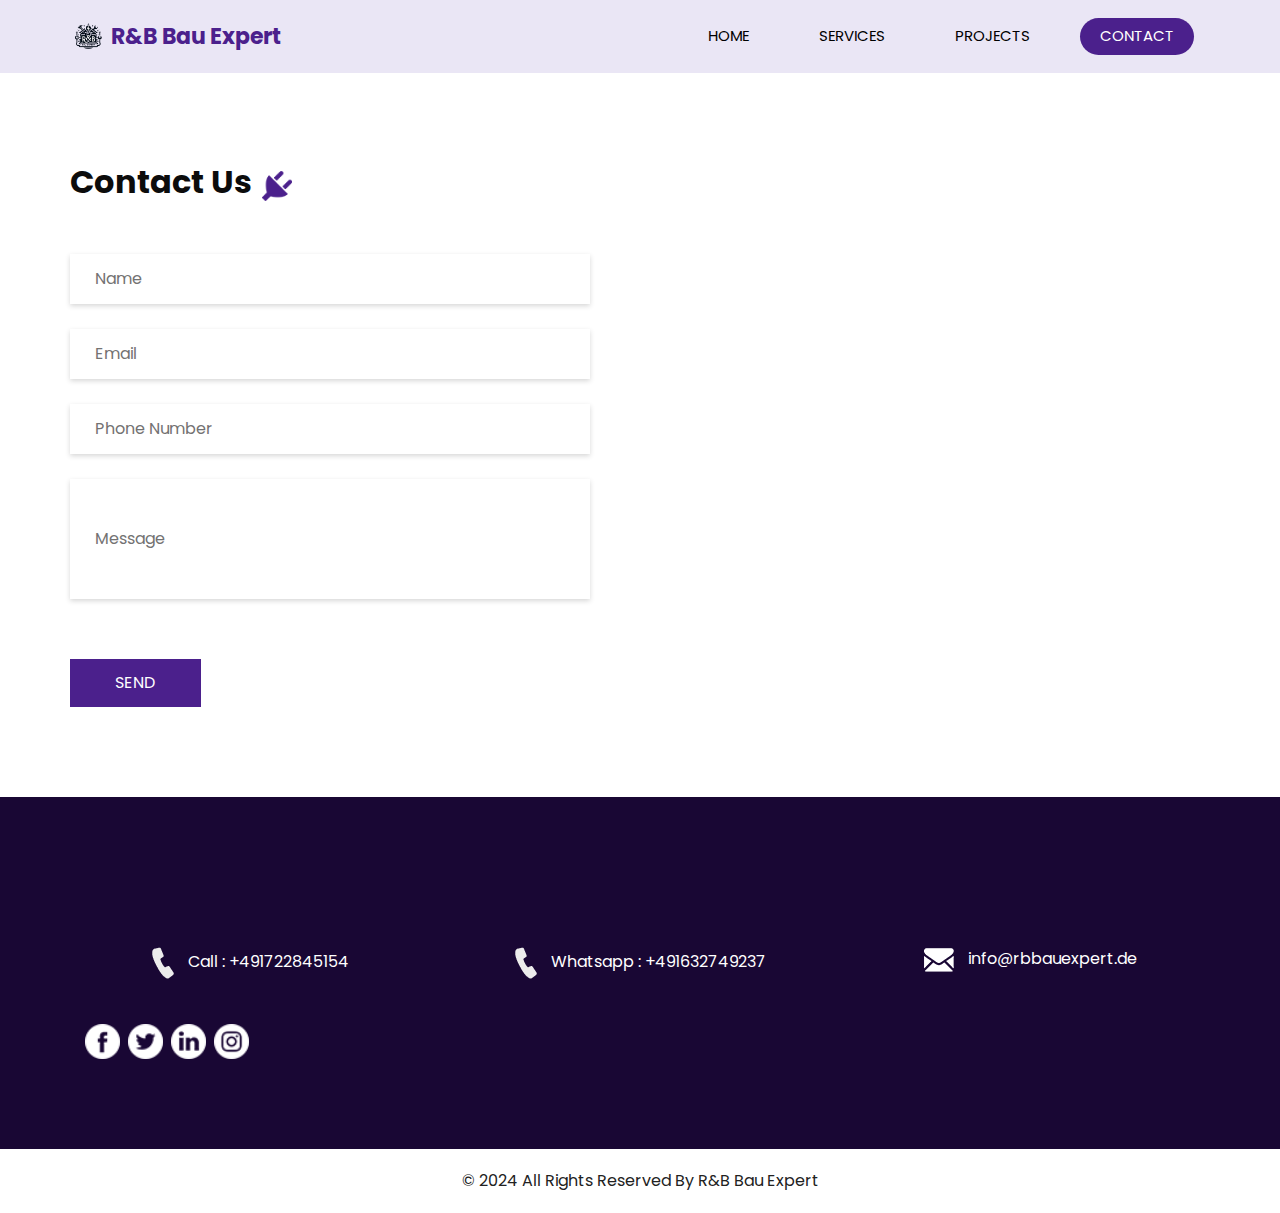
<file: contact.html>
<!DOCTYPE html>
<html>

<head>
  <!-- Basic -->
  <meta charset="utf-8" />
  <meta http-equiv="X-UA-Compatible" content="IE=edge" />
  <!-- Mobile Metas -->
  <meta name="viewport" content="width=device-width, initial-scale=1, shrink-to-fit=no" />
  <!-- Site Metas -->
  <meta name="keywords" content="" />
  <meta name="description" content="" />
  <meta name="author" content="" />

  <title>R&B Bau Expert</title>

  <!-- slider stylesheet -->
  <link rel="stylesheet" type="text/css" href="https://cdnjs.cloudflare.com/ajax/libs/OwlCarousel2/2.1.3/assets/owl.carousel.min.css" />

  <!-- bootstrap core css -->
  <link rel="stylesheet" type="text/css" href="css/bootstrap.css" />

  <!-- fonts style -->
  <link href="https://fonts.googleapis.com/css?family=Poppins:400,600,700&display=swap" rel="stylesheet">
  <!-- Custom styles for this template -->
  <link href="css/style.css" rel="stylesheet" />
  <!-- responsive style -->
  <link href="css/responsive.css" rel="stylesheet" />
</head>

<body class="sub_page">

  <div class="hero_area">
    <!-- header section strats -->
    <header class="header_section">
      <div class="container">
        <nav class="navbar navbar-expand-lg custom_nav-container ">
          <a class="navbar-brand" href="index.html">
            <img src="images/logo.png" alt="">
            <span>
              R&B Bau Expert
            </span>
          </a>
          <button class="navbar-toggler" type="button" data-toggle="collapse" data-target="#navbarSupportedContent" aria-controls="navbarSupportedContent" aria-expanded="false" aria-label="Toggle navigation">
            <span class="s-1"> </span>
            <span class="s-2"> </span>
            <span class="s-3"> </span>
          </button>

          <div class="collapse navbar-collapse" id="navbarSupportedContent">
            <div class="d-flex ml-auto flex-column flex-lg-row align-items-center">
              <ul class="navbar-nav  ">
                <li class="nav-item ">
                  <a class="nav-link" href="index.html">Home <span class="sr-only">(current)</span></a>
                </li>
                <li class="nav-item">
                  <a class="nav-link" href="services.html"> Services </a>
                </li>
                <li class="nav-item">
                  <a class="nav-link" href="projects.html"> Projects </a>
                </li>
                <li class="nav-item active">
                  <a class="nav-link" href="contact.html">Contact </a>
                </li>
              </ul>
            </div>
          </div>
        </nav>
      </div>
    </header>
    <!-- end header section -->
  </div>


  <!-- contact section -->

  <section class="contact_section layout_padding">
    <div class="container ">
      <div class="heading_container">
        <h2>
          Contact Us
        </h2>
        <img src="images/plug.png" alt="">
      </div>
    </div>
    <div class="container">
      <div class="row">
        <div class="col-md-6">
          <form action="">
            <div>
              <input type="text" placeholder="Name" />
            </div>
            <div>
              <input type="email" placeholder="Email" />
            </div>
            <div>
              <input type="text" placeholder="Phone Number" />
            </div>
            <div>
              <input type="text" class="message-box" placeholder="Message" />
            </div>
            <div class="d-flex ">
              <button>
                SEND
              </button>
            </div>
          </form>
        </div>
        <div class="col-md-6">
          <div class="map_container">
            <div class="map-responsive">
              <iframe src="https://www.google.com/maps/embed?pb=!1m18!1m12!1m3!1d1245.775424317402!2d12.291452758215659!3d51.35616933183961!2m3!1f0!2f0!3f0!3m2!1i1024!2i768!4f13.1!3m3!1m2!1s0x47a6f63f1f52ff9b%3A0xc75b6ea354f3c917!2sS%C3%BCdstra%C3%9Fe%2047%2C%2004178%20Leipzig%2C%20Germany!5e0!3m2!1sen!2sro!4v1709582057901!5m2!1sen!2sro" width="600" height="300" frameborder="0" style="border:0; width: 100%; height:100%" allowfullscreen></iframe>
            </div>
          </div>
        </div>
      </div>
    </div>
  </section>

  <!-- end contact section -->


  <!-- info section -->

  <section class="info_section layout_padding">
    <div class="container">
      <div class="info_contact">
        <div class="row">
          <div class="col-md-4">
            <a href="tel:+491722845154">
              <img src="images/telephone-white.png" alt="">
              <span>
                Call : +491722845154
              </span>
            </a>
          </div>
          <div class="col-md-4">
            <a href="https://wa.me/+491632749237">
              <img src="images/telephone-white.png" alt="">
              <span>
                Whatsapp : +491632749237
              </span>
            </a>
          </div>
          <div class="col-md-4">
            <a href="mailto:info@rbbauexpert.de">
              <img src="images/envelope-white.png" alt="">
              <span>
                info@rbbauexpert.de
              </span>
            </a>
          </div>
        </div>
      </div>
        <div class="col-md-4 col-lg-3">
          <div class="info_social">
            <div>
              <a href="">
                <img src="images/fb.png" alt="">
              </a>
            </div>
            <div>
              <a href="">
                <img src="images/twitter.png" alt="">
              </a>
            </div>
            <div>
              <a href="">
                <img src="images/linkedin.png" alt="">
              </a>
            </div>
            <div>
              <a href="">
                <img src="images/instagram.png" alt="">
              </a>
            </div>
          </div>
        </div>
      </div>

    </div>
  </section>

  <!-- end info section -->

  <!-- footer section -->
  <footer class="container-fluid footer_section">
    <div class="container">
      <div class="row">
        <div class="col-lg-7 col-md-9 mx-auto">
          <p>
            &copy; 2024 All Rights Reserved By
            <a href="https://www.rbbauexpert.de/">R&B Bau Expert</a>
          </p>
        </div>
      </div>
    </div>
  </footer>
  <!-- footer section -->


  <script src="js/jquery-3.4.1.min.js"></script>
  <script src="js/bootstrap.js"></script>

</body>

</html>
</file>
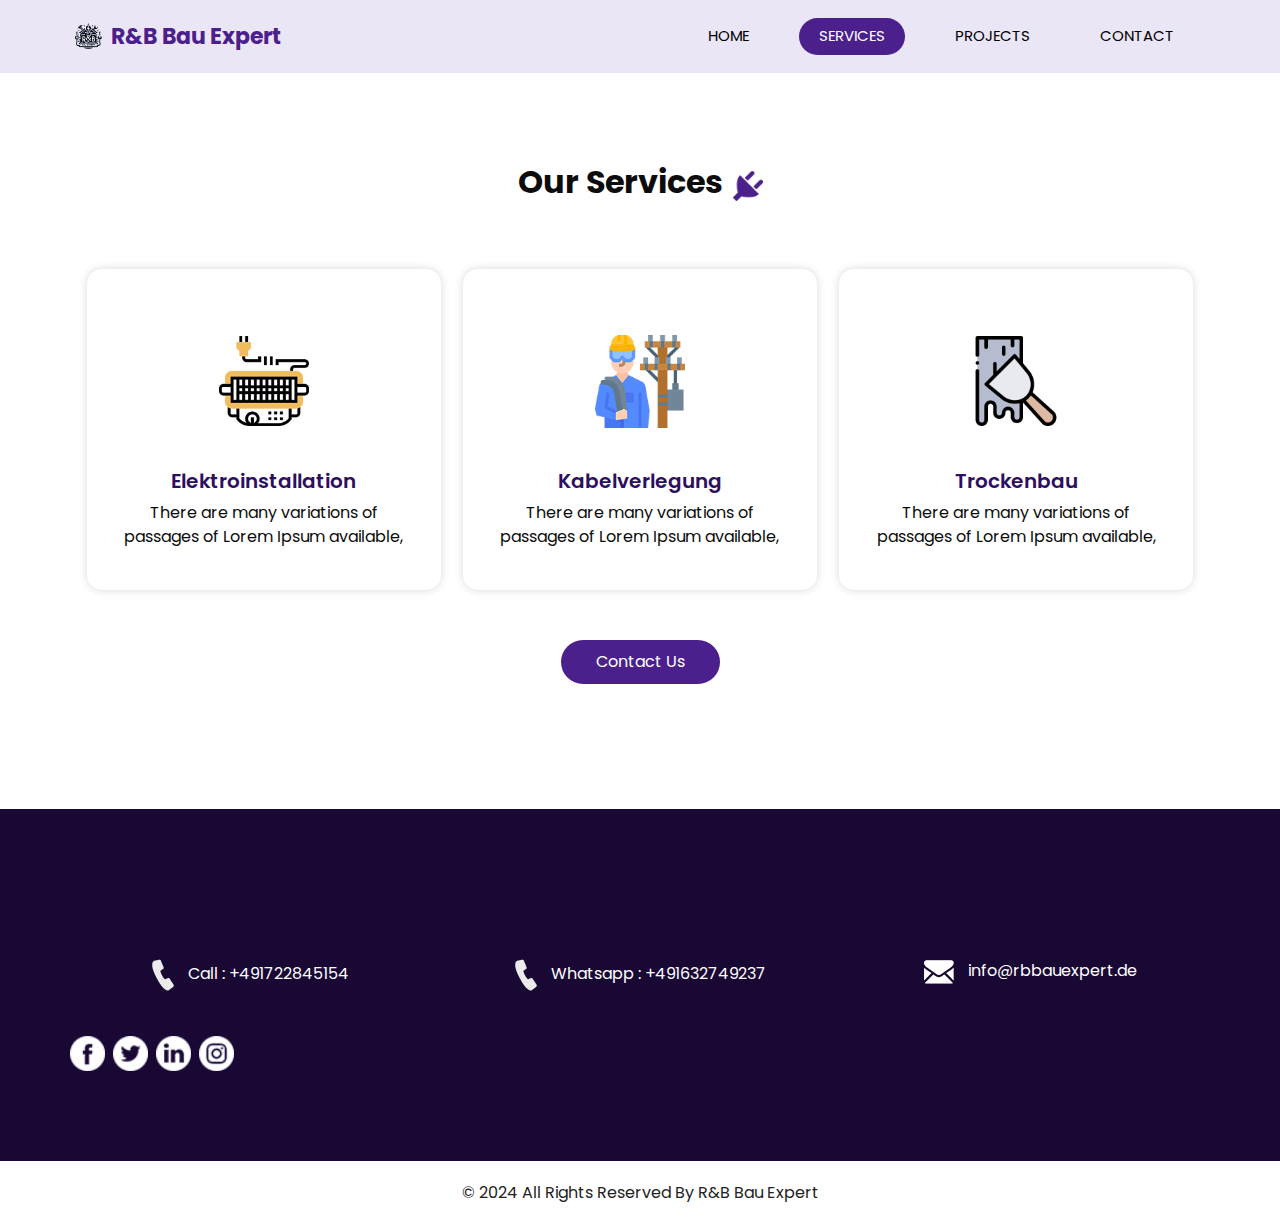
<file: services.html>
<!DOCTYPE html>
<html>

<head>
  <!-- Basic -->
  <meta charset="utf-8" />
  <meta http-equiv="X-UA-Compatible" content="IE=edge" />
  <!-- Mobile Metas -->
  <meta name="viewport" content="width=device-width, initial-scale=1, shrink-to-fit=no" />
  <!-- Site Metas -->
  <meta name="keywords" content="" />
  <meta name="description" content="" />
  <meta name="author" content="" />

  <title>R&B Bau Expert</title>

  <!-- slider stylesheet -->
  <link rel="stylesheet" type="text/css" href="https://cdnjs.cloudflare.com/ajax/libs/OwlCarousel2/2.1.3/assets/owl.carousel.min.css" />

  <!-- bootstrap core css -->
  <link rel="stylesheet" type="text/css" href="css/bootstrap.css" />

  <!-- fonts style -->
  <link href="https://fonts.googleapis.com/css?family=Poppins:400,600,700&display=swap" rel="stylesheet">
  <!-- Custom styles for this template -->
  <link href="css/style.css" rel="stylesheet" />
  <!-- responsive style -->
  <link href="css/responsive.css" rel="stylesheet" />
</head>

<body class="sub_page">

  <div class="hero_area">
    <!-- header section strats -->
    <header class="header_section">
      <div class="container">
        <nav class="navbar navbar-expand-lg custom_nav-container ">
          <a class="navbar-brand" href="index.html">
            <img src="images/logo.png" alt="">
            <span>
              R&B Bau Expert
            </span>
          </a>
          <button class="navbar-toggler" type="button" data-toggle="collapse" data-target="#navbarSupportedContent" aria-controls="navbarSupportedContent" aria-expanded="false" aria-label="Toggle navigation">
            <span class="s-1"> </span>
            <span class="s-2"> </span>
            <span class="s-3"> </span>
          </button>

          <div class="collapse navbar-collapse" id="navbarSupportedContent">
            <div class="d-flex ml-auto flex-column flex-lg-row align-items-center">
              <ul class="navbar-nav  ">
                <li class="nav-item ">
                  <a class="nav-link" href="index.html">Home <span class="sr-only">(current)</span></a>
                </li>
                <li class="nav-item active">
                  <a class="nav-link" href="services.html"> Services </a>
                </li>
                <li class="nav-item">
                  <a class="nav-link" href="projects.html"> Projects </a>
                </li>
                <li class="nav-item">
                  <a class="nav-link" href="contact.html">Contact </a>
                </li>
              </ul>
            </div>
          </div>
        </nav>
      </div>
    </header>
    <!-- end header section -->
  </div>


  <!-- service section -->
  <section class="service_section layout_padding">
    <div class="container">
      <div class="heading_container">
        <h2>
          Our Services
        </h2>
        <img src="images/plug.png" alt="">
      </div>

      <div class="service_container">
        <div class="box">
          <div class="img-box">
            <img src="images/s1.png" class="img1" alt="">
          </div>
          <div class="detail-box">
            <h5>
              Elektroinstallation
            </h5>
            <p>
              There are many variations of passages of Lorem Ipsum available,
            </p>
          </div>
        </div>
        <div class="box">
          <div class="img-box">
            <img src="images/s5.png" class="img1" alt="">
          </div>
          <div class="detail-box">
            <h5>
              Kabelverlegung
            </h5>
            <p>
              There are many variations of passages of Lorem Ipsum available,
            </p>
          </div>
        </div>
        <div class="box">
          <div class="img-box">
            <img src="images/drywall.png" class="img1" alt="">
          </div>
          <div class="detail-box">
            <h5>
              Trockenbau
            </h5>
            <p>
              There are many variations of passages of Lorem Ipsum available,
            </p>
          </div>
        </div>
      <div class="btn-box">
        <a href="contact.html">
          Contact Us
        </a>
      </div>
    </div>
  </section>
  <!-- end service section -->


  <!-- info section -->

  <section class="info_section layout_padding">
    <div class="container">
      <div class="info_contact">
        <div class="row">
          <div class="col-md-4">
            <a href="tel:+491722845154">
              <img src="images/telephone-white.png" alt="">
              <span>
                Call : +491722845154
              </span>
            </a>
          </div>
          <div class="col-md-4">
            <a href="https://wa.me/+491632749237">
              <img src="images/telephone-white.png" alt="">
              <span>
                Whatsapp : +491632749237
              </span>
            </a>
          </div>
          <div class="col-md-4">
            <a href="mailto:info@rbbauexpert.de">
              <img src="images/envelope-white.png" alt="">
              <span>
                info@rbbauexpert.de
              </span>
            </a>
          </div>
        </div>
      </div>
      <div class="row">
        <div class="col-md-4 col-lg-3">
          <div class="info_social">
            <div>
              <a href="">
                <img src="images/fb.png" alt="">
              </a>
            </div>
            <div>
              <a href="">
                <img src="images/twitter.png" alt="">
              </a>
            </div>
            <div>
              <a href="">
                <img src="images/linkedin.png" alt="">
              </a>
            </div>
            <div>
              <a href="">
                <img src="images/instagram.png" alt="">
              </a>
            </div>
          </div>
        </div>
      </div>

    </div>
  </section>

  <!-- end info section -->

  <!-- footer section -->
  <footer class="container-fluid footer_section">
    <div class="container">
      <div class="row">
        <div class="col-lg-7 col-md-9 mx-auto">
          <p>
            &copy; 2024 All Rights Reserved By
            <a href="https://www.rbbauexpert.de/">R&B Bau Expert</a>
          </p>
        </div>
      </div>
    </div>
  </footer>
  <!-- footer section -->


  <script src="js/jquery-3.4.1.min.js"></script>
  <script src="js/bootstrap.js"></script>


</body>

</html>
</file>
<file: css/style.css>
body {
  font-family: "Poppins", sans-serif;
  color: #0c0c0c;
  background-color: #ffffff;
}

.layout_padding {
  padding-top: 90px;
  padding-bottom: 90px;
}

.layout_padding2 {
  padding-top: 45px;
  padding-bottom: 45px;
}

.layout_padding2-top {
  padding-top: 45px;
}

.layout_padding2-bottom {
  padding-bottom: 45px;
}

.layout_padding-top {
  padding-top: 90px;
}

.layout_padding-bottom {
  padding-bottom: 90px;
}

.heading_container {
  display: -webkit-box;
  display: -ms-flexbox;
  display: flex;
  -webkit-box-pack: start;
      -ms-flex-pack: start;
          justify-content: flex-start;
  -webkit-box-align: center;
      -ms-flex-align: center;
          align-items: center;
  text-align: center;
}

.heading_container h2 {
  position: relative;
  font-weight: bold;
  margin-right: 10px;
}

.heading_container img {
  width: 30px;
}

/*header section*/
.hero_area {
  height: 98vh;
  position: relative;
  display: -webkit-box;
  display: -ms-flexbox;
  display: flex;
  -webkit-box-orient: vertical;
  -webkit-box-direction: normal;
      -ms-flex-direction: column;
          flex-direction: column;
  background-color: #eae6f5;
}

.sub_page .hero_area {
  height: auto;
}

.header_section .container {
  padding: 0;
}

.header_section .nav_container {
  margin: 0 auto;
}

.custom_nav-container .navbar-nav .nav-item .nav-link {
  padding: 7px 20px;
  margin: 10px 15px;
  color: #000000;
  text-align: center;
  border-radius: 35px;
  text-transform: uppercase;
  font-size: 15px;
}

.custom_nav-container .navbar-nav .nav-item.active .nav-link, .custom_nav-container .navbar-nav .nav-item:hover .nav-link {
  background-color: #4b208c;
  color: #ffffff;
}

a,
a:hover,
a:focus {
  text-decoration: none;
}

a:hover,
a:focus {
  color: initial;
}

.btn,
.btn:focus {
  outline: none !important;
  -webkit-box-shadow: none;
          box-shadow: none;
}

.custom_nav-container .nav_search-btn {
  background-image: url(../images/search-icon.png);
  background-size: 22px;
  background-repeat: no-repeat;
  background-position-y: 7px;
  width: 35px;
  height: 35px;
  padding: 0;
  border: none;
}

.navbar-brand {
  display: -webkit-box;
  display: -ms-flexbox;
  display: flex;
  -webkit-box-align: center;
      -ms-flex-align: center;
          align-items: center;
}

.navbar-brand img {
  margin-right: 5px;
  width: 35px;
}

.navbar-brand span {
  font-size: 22px;
  font-weight: 700;
  color: #4b208c;
}

.custom_nav-container {
  z-index: 99999;
}

.navbar-expand-lg .navbar-collapse {
  -webkit-box-align: end;
      -ms-flex-align: end;
          align-items: flex-end;
}

.custom_nav-container .navbar-toggler {
  outline: none;
}

.custom_nav-container .navbar-toggler {
  padding: 0;
  width: 37px;
  height: 42px;
}

.custom_nav-container .navbar-toggler span {
  display: block;
  width: 35px;
  height: 4px;
  background-color: #190734;
  margin: 7px 0;
  -webkit-transition: all .3s;
  transition: all .3s;
}

.custom_nav-container .navbar-toggler[aria-expanded="true"] .s-1 {
  -webkit-transform: rotate(45deg);
          transform: rotate(45deg);
  margin: 0;
  margin-bottom: -4px;
}

.custom_nav-container .navbar-toggler[aria-expanded="true"] .s-2 {
  display: none;
}

.custom_nav-container .navbar-toggler[aria-expanded="true"] .s-3 {
  -webkit-transform: rotate(-45deg);
          transform: rotate(-45deg);
  margin: 0;
  margin-top: -4px;
}

.custom_nav-container .navbar-toggler[aria-expanded="false"] .s-1,
.custom_nav-container .navbar-toggler[aria-expanded="false"] .s-2,
.custom_nav-container .navbar-toggler[aria-expanded="false"] .s-3 {
  -webkit-transform: none;
          transform: none;
}

/*end header section*/
/* slider section */
.slider_section {
  -webkit-box-flex: 1;
      -ms-flex: 1;
          flex: 1;
  display: -webkit-box;
  display: -ms-flexbox;
  display: flex;
  -webkit-box-align: center;
      -ms-flex-align: center;
          align-items: center;
  position: relative;
  z-index: 2;
  color: #3b3a3a;
  padding-bottom: 90px;
}

.slider_section .row {
  -webkit-box-align: center;
      -ms-flex-align: center;
          align-items: center;
}

.slider_section .detail_box {
  color: #000000;
}

.slider_section .detail_box h1 {
  text-transform: uppercase;
  font-weight: bold;
}

.slider_section .detail_box p {
  margin-top: 20px;
}

.slider_section .detail_box a {
  display: inline-block;
  padding: 10px 40px;
  background-color: #4b208c;
  color: #ffffff;
  border-radius: 35px;
  margin-top: 35px;
}

.slider_section .detail_box a:hover {
  background-color: #5625a1;
}

.slider_section .img_container {
  border: 7px solid #7b57b2;
  border-radius: 100%;
  overflow: hidden;
}

.slider_section .img_container div#carouselExampleContarols {
  width: 100%;
  position: unset;
}

.slider_section .img_container .img-box img {
  width: 100%;
}

.slider_section .carousel-control-prev,
.slider_section .carousel-control-next {
  top: initial;
  left: initial;
  bottom: 5%;
  right: 10%;
  width: 45px;
  height: 45px;
  border: none;
  border-radius: 100%;
  opacity: 1;
  background-repeat: no-repeat;
  background-size: 8px;
  background-position: center;
}

.slider_section .carousel-control-prev {
  background-image: url(../images/prev.png);
  background-color: #ffffff;
  -webkit-transform: translate(-85px, 30px);
          transform: translate(-85px, 30px);
}

.slider_section .carousel-control-next {
  background-image: url(../images/next.png);
  background-color: #4b208c;
  -webkit-transform: translate(-45px, 0);
          transform: translate(-45px, 0);
}

.service_section {
  text-align: center;
}

.service_section .heading_container {
  -webkit-box-pack: center;
      -ms-flex-pack: center;
          justify-content: center;
}

.service_section .service_container {
  display: -webkit-box;
  display: -ms-flexbox;
  display: flex;
  -webkit-box-pack: center;
      -ms-flex-pack: center;
          justify-content: center;
  padding: 35px 0;
  -ms-flex-wrap: wrap;
      flex-wrap: wrap;
}

.service_section .service_container .box {
  margin: 25px 1%;
  -ms-flex-preferred-size: 31%;
      flex-basis: 31%;
  padding: 35px 25px 25px;
  border-radius: 15px;
  -webkit-box-shadow: 0 0 10px 0 rgba(0, 0, 0, 0.15);
          box-shadow: 0 0 10px 0 rgba(0, 0, 0, 0.15);
  border-top: 15px solid transparent;
  overflow: hidden;
  -webkit-transition: all .1s;
  transition: all .1s;
}

.service_section .service_container .box .img-box {
  display: -webkit-box;
  display: -ms-flexbox;
  display: flex;
  -webkit-box-pack: center;
      -ms-flex-pack: center;
          justify-content: center;
  -webkit-box-align: center;
      -ms-flex-align: center;
          align-items: center;
  height: 125px;
}

.service_section .service_container .box .img-box img {
  width: 90px;
}

.service_section .service_container .box .detail-box {
  margin-top: 25px;
}

.service_section .service_container .box .detail-box h5 {
  color: #2e0e5f;
  font-weight: 600;
  position: relative;
}

.service_section .service_container .box:hover, .service_section .service_container .box.active {
  border-top: 15px solid #512a97;
}

.service_section .btn-box {
  display: -webkit-box;
  display: -ms-flexbox;
  display: flex;
  -webkit-box-pack: center;
      -ms-flex-pack: center;
          justify-content: center;
  margin-top: 25px;
}

.service_section .btn-box a {
  display: inline-block;
  padding: 10px 35px;
  background-color: #4b208c;
  color: #ffffff;
  border-radius: 35px;
}

.service_section .btn-box a:hover {
  background-color: #5625a1;
}


.blog_section .btn-box {
  display: -webkit-box;
  display: -ms-flexbox;
  display: flex;
  -webkit-box-pack: center;
      -ms-flex-pack: center;
          justify-content: center;
  margin-top: 25px;
}

.blog_section .btn-box a {
  display: inline-block;
  padding: 10px 35px;
  background-color: #4b208c;
  color: #ffffff;
  border-radius: 35px;
}

.blog_section .btn-box a:hover {
  background-color: #5625a1;
}

.about_section {
  background-color: #f3f0f6;
}

.about_section .row {
  -webkit-box-align: center;
      -ms-flex-align: center;
          align-items: center;
}

.about_section .img_container {
  display: -webkit-box;
  display: -ms-flexbox;
  display: flex;
  -webkit-box-orient: vertical;
  -webkit-box-direction: normal;
      -ms-flex-direction: column;
          flex-direction: column;
}

.about_section .img_container .img-box {
  border: 5px solid #7b57b2;
  border-radius: 100%;
  overflow: hidden;
}

.about_section .img_container .img-box.b1 {
  width: 70%;
}

.about_section .img_container .img-box.b2 {
  width: 50%;
  margin-left: auto;
  margin-top: -12%;
}

.about_section .img_container .img-box img {
  width: 100%;
}

.about_section .detail-box {
  margin-right: 15%;
}

.about_section .detail-box p {
  margin-top: 25px;
}

.about_section .detail-box a {
  display: inline-block;
  padding: 10px 35px;
  background-color: #4b208c;
  color: #ffffff;
  border-radius: 5px;
  margin: 25px 0 45px 0;
}

.about_section .detail-box a:hover {
  background-color: #5625a1;
}

.blog_section .heading_container {
  -webkit-box-pack: center;
      -ms-flex-pack: center;
          justify-content: center;
}

.blog_section .heading_container h2::before {
  background-color: #ffffff;
}

.blog_section .box {
  margin-top: 55px;
  background-color: #ffffff;
  -webkit-box-shadow: 0 0 10px 0 rgba(0, 0, 0, 0.15);
          box-shadow: 0 0 10px 0 rgba(0, 0, 0, 0.15);
}

.blog_section .box .img-box {
  position: relative;
}

.blog_section .box .img-box img {
  width: 100%;
}

.blog_section .box .detail-box {
  padding: 25px 25px 15px;
}

.blog_section .box .detail-box h5 {
  font-weight: bold;
}

.contact_section {
  position: relative;
}

.contact_section form {
  margin-top: 45px;
  padding-right: 35px;
}

.contact_section input {
  width: 100%;
  border: none;
  height: 50px;
  margin-bottom: 25px;
  padding-left: 25px;
  background-color: transparent;
  outline: none;
  color: #101010;
  -webkit-box-shadow: 0px 2px 5px 0px rgba(0, 0, 0, 0.16);
  box-shadow: 0px 2px 5px 0px rgba(0, 0, 0, 0.16);
}

.contact_section input::-webkit-input-placeholder {
  color: #737272;
}

.contact_section input:-ms-input-placeholder {
  color: #737272;
}

.contact_section input::-ms-input-placeholder {
  color: #737272;
}

.contact_section input::placeholder {
  color: #737272;
}

.contact_section input.message-box {
  height: 120px;
}

.contact_section button {
  border: none;
  display: inline-block;
  padding: 12px 45px;
  background-color: #4b208c;
  color: #ffffff;
  border-radius: 0px;
  margin-top: 35px;
}

.contact_section button:hover {
  background-color: #5625a1;
}

.contact_section .map_container {
  height: 100%;
  min-height: 325px;
}

.contact_section .map_container .map-responsive {
  height: 100%;
}

.footer_bg {
  background-image: url(../images/footer-bg.png);
  background-size: cover;
  background-position: top;
}

/* info section */
.info_section {
  background-color: #190734;
  color: #ffffff;
}

.info_section h6 {
  font-weight: bold;
}

.info_section .info_contact {
  margin-top: 60px;
  margin-bottom: 45px;
}

.info_section .info_contact .col-md-4 {
  display: -webkit-box;
  display: -ms-flexbox;
  display: flex;
  -webkit-box-pack: center;
      -ms-flex-pack: center;
          justify-content: center;
}

.info_section .info_contact a {
  color: #ffffff;
}

.info_section .info_contact img {
  max-width: 100%;
  margin-right: 10px;
}

.info_section .info_form {
  margin: 0 auto;
  margin-bottom: 45px;
}

.info_section .info_form h4 {
  text-transform: uppercase;
  text-align: center;
  margin-bottom: 20px;
}

.info_section .info_form form {
  display: -webkit-box;
  display: -ms-flexbox;
  display: flex;
  -webkit-box-align: center;
      -ms-flex-align: center;
          align-items: center;
}

.info_section .info_form form input {
  background-color: #ffffff;
  border: none;
  -webkit-box-flex: 2.5;
      -ms-flex: 2.5;
          flex: 2.5;
  outline: none;
  color: #000000;
  min-height: 42.4px;
  padding-left: 15px;
}

.info_section .info_form form input ::-webkit-input-placeholder {
  color: #ffffff;
  opacity: 0.2;
}

.info_section .info_form form input :-ms-input-placeholder {
  color: #ffffff;
  opacity: 0.2;
}

.info_section .info_form form input ::-ms-input-placeholder {
  color: #ffffff;
  opacity: 0.2;
}

.info_section .info_form form input ::placeholder {
  color: #ffffff;
  opacity: 0.2;
}

.info_section .info_form form button {
  -webkit-box-flex: 1;
      -ms-flex: 1;
          flex: 1;
  border: none;
  display: inline-block;
  padding: 10px 30px;
  background-color: #4b208c;
  color: #ffffff;
  border-radius: 0;
  font-size: 15px;
  text-transform: uppercase;
}

.info_section .info_form form button:hover {
  background-color: #5625a1;
}

.info_section .box {
  display: -webkit-box;
  display: -ms-flexbox;
  display: flex;
}

.info_section .info_social {
  display: -webkit-box;
  display: -ms-flexbox;
  display: flex;
}

.info_section .info_social img {
  width: 35px;
  margin-right: 8px;
}

/* end info section */
/* footer section*/
.footer_section {
  display: -webkit-box;
  display: -ms-flexbox;
  display: flex;
  -webkit-box-pack: center;
      -ms-flex-pack: center;
          justify-content: center;
  position: relative;
}

.footer_section p {
  color: #222222;
  margin: 0 auto;
  text-align: center;
  padding: 20px;
}

.footer_section p a {
  color: #222222;
}
/*# sourceMappingURL=style.css.map */
</file>
<file: css/responsive.css>
@media (max-width: 1120px) {}

@media (max-width: 992px) {

  .hero_area {
    height: auto;
  }

  .header_section {
    padding-top: 10px;
  }

  #navbarSupportedContent {
    margin-top: 25px;
  }

  .slider_section {

    padding-top: 75px;
    padding-bottom: 150px;

  }

  .about_section .img-box {
    margin: 0 5%;
  }

  .about_section .detail-box {
    margin-right: 5%;
  }

  .service_section .service_container .box {
    -ms-flex-preferred-size: 48%;
    flex-basis: 48%;
  }

  .about_section .img_container .img-box.b2 {
    margin-top: -5%;
  }

}

@media (max-width: 768px) {


  .slider_section .detail_box {
    text-align: center;
  }

  .slider_section .img_content {
    margin-top: 55px;
  }

  .contact_section .map_container {
    margin-top: 45px;
  }

  .info_section .info_contact a {
    margin-bottom: 15px;
  }

  .info_section .info_social {
    justify-content: center;
  }

  .service_section .service_container .box {
    flex-basis: 98%;
  }

  .contact_section form {
    padding-right: 0;
  }

  .info_section .info_contact a {
    text-align: center;
  }
}

@media (max-width: 576px) {
  .about_section .img_container .img-box.b1 {
    width: 80%;
  }

  .about_section .img_container .img-box.b2 {
    width: 55%;
  }

  .info_section .info_form form {
    flex-direction: column;
  }

  .info_section .info_form form input {
    width: 100%;
  }

  .info_section .info_form form button {
    margin-top: 15px;
    padding: 10px 40px;
  }
}

@media (max-width: 480px) {}

@media (max-width: 420px) {

  .slider_section .carousel-control-prev,
  .slider_section .carousel-control-next {
    right: 0;
  }
}

@media (max-width: 360px) {}

@media (min-width: 1200px) {
  .container {
    max-width: 1170px;
  }
}
</file>
